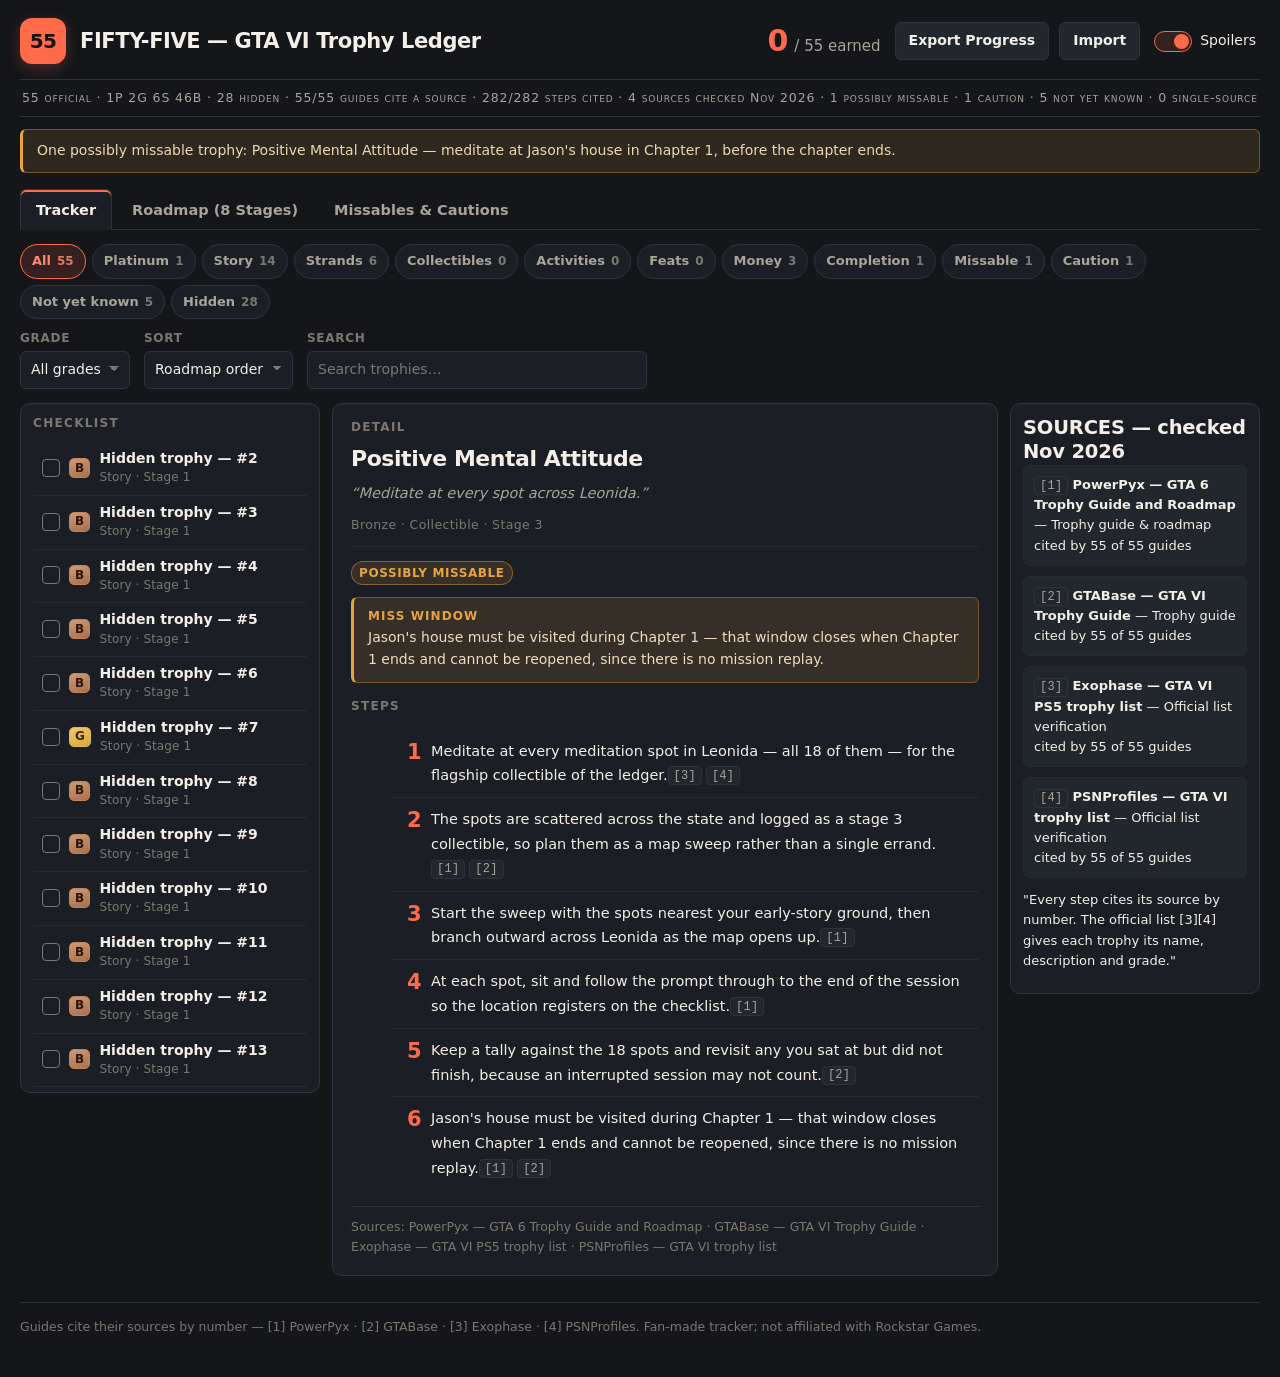
<file: app/index.html>
<!DOCTYPE html>
<html lang="en">
<head>
<meta charset="utf-8">
<meta name="viewport" content="width=device-width, initial-scale=1">
<title>FIFTY-FIVE — GTA VI Trophy Ledger</title>
<meta name="description" content="A fan-made GTA VI trophy tracker: 55 trophies, cited steps, roadmap and missables.">
<link rel="stylesheet" href="styles.css">
</head>
<body>

<header class="topbar">
  <div class="brand">
    <span class="mark" aria-hidden="true">55</span>
    <h1>FIFTY-FIVE — GTA VI Trophy Ledger</h1>
  </div>

  <div class="topbar-right">
    <div id="earned-counter" class="earned-counter" aria-live="polite">
      <span class="earned-n">0</span> / 55 earned
    </div>

    <button id="export-btn" class="btn" type="button">Export Progress</button>

    <label class="btn btn-import" for="import-file">Import
      <input id="import-file" type="file" accept="application/json,.json" hidden>
    </label>

    <label class="switch">
      <input id="spoiler-toggle" type="checkbox">
      <span class="switch-track" aria-hidden="true"></span>
      <span class="switch-label">Spoilers</span>
    </label>
  </div>
</header>

<div id="audit-strip" class="audit-strip" role="status" aria-live="polite"></div>

<div id="missable-banner" class="missable-banner">
  One possibly missable trophy: Positive Mental Attitude — meditate at Jason's house in Chapter&nbsp;1, before the chapter ends.
</div>

<nav class="tabs" aria-label="Views">
  <button class="tab active" type="button" data-tab="tracker" aria-selected="true">Tracker</button>
  <button class="tab" type="button" data-tab="roadmap" aria-selected="false">Roadmap (8 Stages)</button>
  <button class="tab" type="button" data-tab="missables" aria-selected="false">Missables &amp; Cautions</button>
</nav>

<main id="view-tracker" class="view">
  <h2 class="visually-hidden">Trophy tracker</h2>

  <div id="filter-row" class="filter-row"></div>

  <div class="controls">
    <label class="control">
      <span class="control-label">Grade</span>
      <select id="grade-select">
        <option value="all">All grades</option>
        <option value="platinum">Platinum</option>
        <option value="gold">Gold</option>
        <option value="silver">Silver</option>
        <option value="bronze">Bronze</option>
      </select>
    </label>

    <label class="control">
      <span class="control-label">Sort</span>
      <select id="sort-select">
        <option value="roadmap">Roadmap order</option>
        <option value="grade">Grade</option>
        <option value="name">Name</option>
        <option value="kind">Kind</option>
      </select>
    </label>

    <label class="control control-search">
      <span class="control-label">Search</span>
      <input id="search-input" type="search" placeholder="Search trophies…" autocomplete="off">
    </label>
  </div>

  <div class="panes">
    <section id="checklist-pane" class="pane pane-checklist" aria-label="Trophy checklist">
      <h2 class="pane-title">Checklist</h2>
    </section>

    <section id="detail-pane" class="pane pane-detail" aria-label="Trophy detail">
      <h2 class="pane-title">Detail</h2>
    </section>

    <aside id="sources-rail" class="pane pane-sources" aria-label="Sources">
      <h2 class="pane-title">Sources — checked Nov 2026</h2>
    </aside>
  </div>
</main>

<main id="view-roadmap" class="view" hidden>
  <h2 class="view-title">Roadmap to the platinum</h2>
  <div id="roadmap-root" class="roadmap-grid"></div>
</main>

<main id="view-missables" class="view" hidden>
  <h2 class="view-title">Missables &amp; Cautions</h2>
  <div id="missables-root"></div>
</main>

<footer class="site-footer">
  Guides cite their sources by number — [1] PowerPyx · [2] GTABase · [3] Exophase · [4] PSNProfiles. Fan-made tracker; not affiliated with Rockstar Games.
</footer>

<script src="js/storage.js" defer></script>
<script src="js/spoilers.js" defer></script>
<script src="js/filters.js" defer></script>
<script src="js/guides.js" defer></script>
<script src="js/tracker.js" defer></script>
<script src="js/roadmap.js" defer></script>
<script src="js/missables.js" defer></script>
<script src="js/app.js" defer></script>
</body>
</html>
</file>
<file: app/styles.css>
/* ==========================================================================
   FIFTY-FIVE — GTA VI Trophy Ledger
   Visual system: dark charcoal, panels one step lighter, sunset coral accent.
   No images, no webfonts. System font stack only.
   ========================================================================== */

:root {
  --bg: #14161a;
  --bg-deep: #0f1114;
  --panel: #1b1e24;
  --panel-2: #22262d;
  --panel-3: #2a2f37;
  --line: #2e343d;
  --line-soft: #262b33;

  --text: #f4efe8;
  --text-dim: #a9a49c;
  --text-faint: #7c7871;

  --coral: #ff6b4a;
  --coral-soft: #ff8a70;
  --coral-dim: rgba(255, 107, 74, 0.14);
  --green: #4cc98a;
  --green-dim: rgba(76, 201, 138, 0.14);
  --amber: #e8a33d;
  --amber-dim: rgba(232, 163, 61, 0.13);
  --red: #e05b5b;
  --red-dim: rgba(224, 91, 91, 0.13);
  --grey: #8a8f98;
  --grey-dim: rgba(138, 143, 152, 0.13);

  --radius: 10px;
  --radius-sm: 6px;
  --shadow: 0 1px 0 rgba(255, 255, 255, 0.03) inset;

  --font: system-ui, -apple-system, "Segoe UI", Roboto, "Helvetica Neue", Arial,
    "Noto Sans", sans-serif;
  --mono: ui-monospace, SFMono-Regular, Menlo, Consolas, "Liberation Mono", monospace;
}

*,
*::before,
*::after {
  box-sizing: border-box;
}

html {
  -webkit-text-size-adjust: 100%;
}

body {
  margin: 0;
  padding: 0 20px 40px;
  background: var(--bg);
  color: var(--text);
  font-family: var(--font);
  font-size: 16px;
  line-height: 1.55;
  min-height: 100vh;
}

h1, h2, h3, h4 {
  margin: 0;
  line-height: 1.25;
  font-weight: 650;
  letter-spacing: -0.01em;
}

p {
  margin: 0 0 10px;
}

a {
  color: var(--coral-soft);
}

button,
input,
select {
  font: inherit;
  color: inherit;
}

.visually-hidden {
  position: absolute;
  width: 1px;
  height: 1px;
  margin: -1px;
  padding: 0;
  overflow: hidden;
  clip: rect(0 0 0 0);
  white-space: nowrap;
  border: 0;
}

/* --------------------------------------------------------------------------
   Top bar
   -------------------------------------------------------------------------- */

.topbar {
  display: flex;
  flex-wrap: wrap;
  align-items: center;
  justify-content: space-between;
  gap: 14px 24px;
  padding: 18px 0 14px;
  border-bottom: 1px solid var(--line);
}

.brand {
  display: flex;
  align-items: center;
  gap: 14px;
  min-width: 0;
}

.mark {
  display: inline-flex;
  align-items: center;
  justify-content: center;
  width: 46px;
  height: 46px;
  flex: 0 0 auto;
  border-radius: 12px;
  background: var(--coral);
  color: #1a0f0c;
  font-size: 20px;
  font-weight: 800;
  letter-spacing: -0.03em;
  box-shadow: 0 4px 14px rgba(255, 107, 74, 0.25);
}

.topbar h1 {
  font-size: 21px;
  font-weight: 700;
  letter-spacing: -0.02em;
  white-space: nowrap;
  overflow: hidden;
  text-overflow: ellipsis;
}

.topbar-right {
  display: flex;
  align-items: center;
  flex-wrap: wrap;
  gap: 10px;
}

.earned-counter {
  font-size: 15px;
  color: var(--text-dim);
  font-variant-numeric: tabular-nums;
  padding: 0 4px;
  white-space: nowrap;
}

.earned-counter .earned-n,
.earned-counter strong {
  font-size: 30px;
  font-weight: 800;
  color: var(--coral);
  letter-spacing: -0.03em;
  margin-right: 2px;
}

.btn {
  display: inline-flex;
  align-items: center;
  justify-content: center;
  gap: 6px;
  padding: 7px 13px;
  border: 1px solid var(--line);
  border-radius: var(--radius-sm);
  background: var(--panel-2);
  color: var(--text);
  font-size: 14px;
  font-weight: 560;
  cursor: pointer;
  transition: background 120ms ease, border-color 120ms ease, color 120ms ease;
}

.btn:hover {
  background: var(--panel-3);
  border-color: #3d434d;
}

.btn:focus-visible,
.tab:focus-visible,
.filter-btn:focus-visible,
select:focus-visible,
input:focus-visible {
  outline: 2px solid var(--coral);
  outline-offset: 2px;
}

.btn-import {
  cursor: pointer;
}

/* Spoiler switch */

.switch {
  display: inline-flex;
  align-items: center;
  gap: 8px;
  padding: 5px 4px;
  cursor: pointer;
  user-select: none;
  font-size: 14px;
  color: var(--text-dim);
}

.switch input {
  position: absolute;
  opacity: 0;
  width: 1px;
  height: 1px;
}

.switch-track {
  position: relative;
  width: 38px;
  height: 21px;
  border-radius: 999px;
  background: var(--panel-3);
  border: 1px solid var(--line);
  transition: background 140ms ease, border-color 140ms ease;
  flex: 0 0 auto;
}

.switch-track::after {
  content: "";
  position: absolute;
  top: 2px;
  left: 2px;
  width: 15px;
  height: 15px;
  border-radius: 50%;
  background: var(--text-faint);
  transition: transform 140ms ease, background 140ms ease;
}

.switch input:checked + .switch-track {
  background: var(--coral-dim);
  border-color: var(--coral);
}

.switch input:checked + .switch-track::after {
  transform: translateX(17px);
  background: var(--coral);
}

.switch input:focus-visible + .switch-track {
  outline: 2px solid var(--coral);
  outline-offset: 2px;
}

.switch input:checked ~ .switch-label {
  color: var(--text);
}

/* --------------------------------------------------------------------------
   Audit strip
   -------------------------------------------------------------------------- */

.audit-strip {
  margin: 0;
  padding: 9px 2px;
  border-bottom: 1px solid var(--line);
  font-size: 12.5px;
  font-variant: small-caps;
  letter-spacing: 0.07em;
  color: var(--text-dim);
  line-height: 1.5;
}

.audit-strip:empty {
  display: none;
}

.audit-strip span,
.audit-strip b {
  color: var(--text);
  font-weight: 650;
}

.audit-strip .audit-sep {
  color: var(--text-faint);
  margin: 0 5px;
  font-weight: 400;
}

/* --------------------------------------------------------------------------
   Missable banner
   -------------------------------------------------------------------------- */

.missable-banner {
  margin: 12px 0 0;
  padding: 10px 14px;
  border: 1px solid rgba(232, 163, 61, 0.38);
  border-left: 3px solid var(--amber);
  border-radius: var(--radius-sm);
  background: var(--amber-dim);
  color: #f0d7b0;
  font-size: 14px;
}

.missable-banner strong {
  color: var(--amber);
}

/* --------------------------------------------------------------------------
   Tabs
   -------------------------------------------------------------------------- */

.tabs {
  display: flex;
  flex-wrap: wrap;
  gap: 4px;
  margin: 16px 0 14px;
  border-bottom: 1px solid var(--line);
}

.tab {
  position: relative;
  padding: 9px 15px;
  margin-bottom: -1px;
  border: 1px solid transparent;
  border-bottom: none;
  border-radius: var(--radius-sm) var(--radius-sm) 0 0;
  background: transparent;
  color: var(--text-dim);
  font-size: 14.5px;
  font-weight: 560;
  cursor: pointer;
  transition: color 120ms ease, background 120ms ease;
}

.tab:hover {
  color: var(--text);
  background: rgba(255, 255, 255, 0.03);
}

.tab.active {
  color: var(--text);
  background: var(--panel);
  border-color: var(--line);
  box-shadow: inset 0 2px 0 var(--coral);
}

/* --------------------------------------------------------------------------
   Views
   -------------------------------------------------------------------------- */

.view {
  display: block;
}

.view[hidden] {
  display: none;
}

.view-title {
  margin: 4px 0 14px;
  font-size: 20px;
}

/* --------------------------------------------------------------------------
   Filter row + controls
   -------------------------------------------------------------------------- */

.filter-row {
  display: flex;
  flex-wrap: wrap;
  gap: 6px;
  margin-bottom: 10px;
}

.filter-btn {
  display: inline-flex;
  align-items: baseline;
  gap: 6px;
  padding: 6px 11px;
  border: 1px solid var(--line);
  border-radius: 999px;
  background: var(--panel);
  color: var(--text-dim);
  font-size: 13px;
  font-weight: 550;
  cursor: pointer;
  transition: background 120ms ease, border-color 120ms ease, color 120ms ease;
}

.filter-btn:hover {
  background: var(--panel-2);
  color: var(--text);
}

.filter-btn .count {
  font-size: 12px;
  font-variant-numeric: tabular-nums;
  color: var(--text-faint);
}

.filter-btn.active {
  background: var(--coral-dim);
  border-color: var(--coral);
  color: var(--coral-soft);
}

.filter-btn.active .count {
  color: var(--coral-soft);
  opacity: 0.85;
}

.controls {
  display: flex;
  flex-wrap: wrap;
  align-items: flex-end;
  gap: 10px 14px;
  margin-bottom: 14px;
}

.control {
  display: flex;
  flex-direction: column;
  gap: 4px;
  font-size: 12px;
}

.control-label {
  color: var(--text-faint);
  font-size: 12px;
  font-weight: 600;
  letter-spacing: 0.06em;
  text-transform: uppercase;
}

.control-search {
  flex: 1 1 220px;
  max-width: 340px;
}

select,
input[type="search"] {
  padding: 7px 10px;
  border: 1px solid var(--line);
  border-radius: var(--radius-sm);
  background: var(--panel);
  color: var(--text);
  font-size: 14px;
  min-width: 0;
  transition: border-color 120ms ease, background 120ms ease;
}

select {
  padding-right: 28px;
  appearance: none;
  background-image: linear-gradient(45deg, transparent 50%, var(--text-faint) 50%),
    linear-gradient(135deg, var(--text-faint) 50%, transparent 50%);
  background-position: calc(100% - 15px) 14px, calc(100% - 10px) 14px;
  background-size: 5px 5px, 5px 5px;
  background-repeat: no-repeat;
}

select:hover,
input[type="search"]:hover {
  border-color: #3d434d;
}

select:focus,
input[type="search"]:focus {
  border-color: var(--coral);
}

input[type="search"]::placeholder {
  color: var(--text-faint);
}

input[type="search"] {
  width: 100%;
}

/* --------------------------------------------------------------------------
   3-pane layout
   -------------------------------------------------------------------------- */

.panes {
  display: grid;
  grid-template-columns: 300px minmax(0, 1fr) 250px;
  gap: 12px;
  align-items: start;
}

.pane {
  background: var(--panel);
  border: 1px solid var(--line);
  border-radius: var(--radius);
  padding: 12px;
  box-shadow: var(--shadow);
  min-width: 0;
}

.pane-checklist {
  max-height: calc(100vh - 210px);
  overflow-y: auto;
  scrollbar-width: thin;
  scrollbar-color: var(--line) transparent;
}

.pane-checklist::-webkit-scrollbar {
  width: 9px;
}

.pane-checklist::-webkit-scrollbar-thumb {
  background: var(--line);
  border-radius: 999px;
}

.pane-title {
  margin-bottom: 10px;
  font-size: 12px;
  font-weight: 700;
  letter-spacing: 0.11em;
  text-transform: uppercase;
  color: var(--text-faint);
}

/* --------------------------------------------------------------------------
   Checklist rows
   -------------------------------------------------------------------------- */

.trophy-row-wrapper {
  display: flex;
  align-items: center;
  gap: 9px;
  padding: 7px 8px;
  border: 1px solid transparent;
  border-radius: var(--radius-sm);
  cursor: pointer;
  transition: background 100ms ease, border-color 100ms ease;
}

.trophy-row-wrapper + .trophy-row-wrapper {
  border-top: 1px solid var(--line-soft);
  border-radius: 0;
}

.trophy-row-wrapper:hover {
  background: var(--panel-2);
}

.trophy-row-wrapper.selected {
  background: var(--coral-dim);
  border-color: rgba(255, 107, 74, 0.5);
  border-radius: var(--radius-sm);
}

.trophy-row-wrapper.earned .trophy-name {
  color: var(--text-dim);
}

.trophy-row-wrapper.earned .trophy-name::after {
  content: " ✓";
  color: var(--green);
  font-weight: 700;
}

.row-check {
  flex: 0 0 auto;
  width: 18px;
  height: 18px;
  padding: 0;
  margin: 0;
  border: 1.5px solid var(--text-faint);
  border-radius: 4px;
  background: transparent;
  position: relative;
  appearance: none;
  cursor: pointer;
  transition: background 120ms ease, border-color 120ms ease;
}

.row-check:checked {
  background: var(--green);
  border-color: var(--green);
}

.row-check:checked::after {
  content: "✓";
  position: absolute;
  inset: -2px 0 0 2px;
  font-size: 15px;
  line-height: 1;
  font-weight: 800;
  color: #0d2018;
}

.row-check:focus-visible {
  outline: 2px solid var(--coral);
  outline-offset: 2px;
}

.row-main {
  min-width: 0;
  flex: 1 1 auto;
  display: flex;
  flex-direction: column;
  gap: 1px;
}

.trophy-name {
  font-size: 14px;
  font-weight: 560;
  color: var(--text);
  line-height: 1.3;
  overflow: hidden;
  text-overflow: ellipsis;
  white-space: nowrap;
}

.kind-line {
  font-size: 12px;
  color: var(--text-faint);
  letter-spacing: 0.01em;
  white-space: nowrap;
  overflow: hidden;
  text-overflow: ellipsis;
}

/* --------------------------------------------------------------------------
   Grade badges (CSS-only)
   -------------------------------------------------------------------------- */

.grade-badge {
  flex: 0 0 auto;
  display: inline-flex;
  align-items: center;
  justify-content: center;
  min-width: 20px;
  height: 20px;
  padding: 0 5px;
  border-radius: 5px;
  border: 1px solid var(--line);
  background: var(--panel-3);
  color: var(--text-dim);
  font-size: 12px;
  font-weight: 800;
  letter-spacing: 0.02em;
  text-transform: uppercase;
}

.grade-badge.grade-platinum {
  background: linear-gradient(160deg, #b9e4ef, #8fd0e2);
  border-color: #a5dbe9;
  color: #11343d;
}

.grade-badge.grade-gold {
  background: linear-gradient(160deg, #f0c868, #d9a73a);
  border-color: #e2bb59;
  color: #3a2a06;
}

.grade-badge.grade-silver {
  background: linear-gradient(160deg, #d3d8de, #a9b1ba);
  border-color: #c2c9d1;
  color: #23282e;
}

.grade-badge.grade-bronze {
  background: linear-gradient(160deg, #cf9a74, #a86f4b);
  border-color: #bd8560;
  color: #2c150a;
}

/* flag badges */

.flag-badge {
  display: inline-flex;
  align-items: center;
  gap: 4px;
  padding: 2px 7px;
  border-radius: 999px;
  border: 1px solid transparent;
  font-size: 12px;
  font-weight: 700;
  letter-spacing: 0.05em;
  text-transform: uppercase;
  line-height: 1.5;
}

.flag-badge.flag-missable {
  background: var(--amber-dim);
  border-color: rgba(232, 163, 61, 0.45);
  color: var(--amber);
}

.flag-badge.flag-caution {
  background: var(--red-dim);
  border-color: rgba(224, 91, 91, 0.45);
  color: var(--red);
}

.flag-badge.flag-unknown {
  background: var(--grey-dim);
  border-color: rgba(138, 143, 152, 0.4);
  color: var(--grey);
}

/* --------------------------------------------------------------------------
   Detail pane
   -------------------------------------------------------------------------- */

.pane-detail {
  padding: 16px 18px 18px;
}

.detail-head {
  display: flex;
  flex-wrap: wrap;
  align-items: center;
  gap: 8px;
  margin-bottom: 6px;
}

.detail-title {
  font-size: 22px;
  font-weight: 750;
  letter-spacing: -0.02em;
  margin-bottom: 4px;
}

.detail-desc {
  margin: 0 0 10px;
  color: var(--text-dim);
  font-size: 14.5px;
  font-style: italic;
}

.detail-meta {
  display: flex;
  flex-wrap: wrap;
  gap: 4px 14px;
  margin-bottom: 14px;
  padding-bottom: 12px;
  border-bottom: 1px solid var(--line-soft);
  font-size: 12.5px;
  color: var(--text-faint);
  letter-spacing: 0.03em;
}

.detail-meta span {
  white-space: nowrap;
}

.detail-badges {
  display: flex;
  flex-wrap: wrap;
  gap: 6px;
  margin-bottom: 12px;
}

/* Callouts */

.callout {
  margin: 0 0 16px;
  padding: 11px 14px;
  border-radius: var(--radius-sm);
  border: 1px solid var(--line);
  border-left-width: 3px;
  background: var(--panel-2);
  font-size: 14px;
  line-height: 1.55;
}

.callout-label {
  display: block;
  margin-bottom: 3px;
  font-size: 12px;
  font-weight: 800;
  letter-spacing: 0.09em;
  text-transform: uppercase;
}

.callout.callout-missable {
  background: var(--amber-dim);
  border-color: rgba(232, 163, 61, 0.35);
  border-left-color: var(--amber);
  color: #f1dcc0;
}

.callout.callout-missable .callout-label {
  color: var(--amber);
}

.callout.callout-caution {
  background: var(--red-dim);
  border-color: rgba(224, 91, 91, 0.35);
  border-left-color: var(--red);
  color: #f2d3d3;
}

.callout.callout-caution .callout-label {
  color: var(--red);
}

.callout.callout-unknown {
  background: var(--grey-dim);
  border-color: rgba(138, 143, 152, 0.32);
  border-left-color: var(--grey);
  color: #cdd0d5;
}

.callout.callout-unknown .callout-label {
  color: var(--grey);
}

/* Steps */

.steps-heading {
  margin: 4px 0 10px;
  font-size: 12px;
  font-weight: 700;
  letter-spacing: 0.11em;
  text-transform: uppercase;
  color: var(--text-faint);
}

.steps-list {
  list-style: none;
  margin: 0 0 16px;
  padding: 0;
  display: flex;
  flex-direction: column;
  gap: 2px;
}

.step-item {
  display: grid;
  grid-template-columns: 30px minmax(0, 1fr);
  gap: 10px;
  padding: 9px 0;
  border-bottom: 1px solid var(--line-soft);
}

.step-item:last-child {
  border-bottom: none;
}

.step-num {
  font-size: 21px;
  font-weight: 800;
  line-height: 1.15;
  color: var(--coral);
  font-variant-numeric: tabular-nums;
  letter-spacing: -0.03em;
  text-align: right;
  padding-top: 1px;
}

.step-body {
  min-width: 0;
}

.step-text {
  font-size: 14.5px;
  line-height: 1.55;
  color: var(--text);
  margin: 0 0 5px;
}

.step-cites {
  display: inline-flex;
  flex-wrap: wrap;
  gap: 4px;
  vertical-align: middle;
}

.citation-chip {
  display: inline-flex;
  align-items: center;
  justify-content: center;
  min-width: 21px;
  height: 19px;
  padding: 0 5px;
  border: 1px solid var(--line);
  border-radius: 4px;
  background: var(--panel-2);
  color: var(--text-dim);
  font-family: var(--mono);
  font-size: 12px;
  line-height: 1;
  letter-spacing: 0.02em;
  white-space: nowrap;
}

/* Sources footer under detail */

.sources-footer {
  margin-top: 4px;
  padding-top: 10px;
  border-top: 1px solid var(--line);
  font-size: 12.5px;
  color: var(--text-faint);
  line-height: 1.6;
}

.sources-footer strong {
  color: var(--text-dim);
  font-weight: 650;
  letter-spacing: 0.05em;
  text-transform: uppercase;
  font-size: 12px;
  margin-right: 4px;
}

.detail-empty {
  color: var(--text-faint);
  font-size: 14px;
  padding: 30px 6px;
  text-align: center;
}

/* --------------------------------------------------------------------------
   Sources rail
   -------------------------------------------------------------------------- */

.pane-sources {
  font-size: 13px;
}

#sources-rail ol,
#sources-rail ul,
.sources-list {
  list-style: none;
  margin: 0 0 12px;
  padding: 0;
  display: flex;
  flex-direction: column;
  gap: 10px;
}

#sources-rail li,
.sources-list li {
  padding: 9px 10px;
  border: 1px solid var(--line-soft);
  border-radius: var(--radius-sm);
  background: var(--panel-2);
}

.source-num {
  display: inline-block;
  font-family: var(--mono);
  font-size: 12px;
  font-weight: 700;
  color: var(--coral);
  margin-right: 5px;
}

.source-name {
  font-size: 13px;
  font-weight: 600;
  color: var(--text);
  line-height: 1.35;
}

.source-role {
  display: block;
  margin-top: 2px;
  font-size: 12px;
  color: var(--text-faint);
}

.source-cited {
  display: block;
  margin-top: 3px;
  font-size: 12px;
  color: var(--text-dim);
  font-variant-numeric: tabular-nums;
}

.rail-footnote {
  margin: 0;
  padding-top: 10px;
  border-top: 1px solid var(--line-soft);
  font-size: 12px;
  line-height: 1.55;
  color: var(--text-faint);
}

/* --------------------------------------------------------------------------
   Roadmap
   -------------------------------------------------------------------------- */

.roadmap-summary {
  margin: 0 0 6px;
  font-size: 15px;
  color: var(--text-dim);
}

.roadmap-warning {
  margin: 0 0 16px;
  padding: 8px 12px;
  border: 1px solid rgba(232, 163, 61, 0.32);
  border-left: 3px solid var(--amber);
  border-radius: var(--radius-sm);
  background: var(--amber-dim);
  color: #efd9b9;
  font-size: 13px;
}

.roadmap-grid {
  display: grid;
  grid-template-columns: repeat(3, minmax(0, 1fr));
  gap: 12px;
  align-items: start;
}

.stage-card {
  display: flex;
  flex-direction: column;
  gap: 9px;
  padding: 14px;
  background: var(--panel);
  border: 1px solid var(--line);
  border-radius: var(--radius);
  box-shadow: var(--shadow);
  min-width: 0;
}

.stage-card-head {
  display: flex;
  align-items: baseline;
  justify-content: space-between;
  gap: 8px;
}

.stage-card-title {
  font-size: 16px;
  font-weight: 700;
  letter-spacing: -0.01em;
}

.stage-card-tag {
  flex: 0 0 auto;
  padding: 2px 7px;
  border: 1px solid var(--line);
  border-radius: 999px;
  background: var(--panel-2);
  color: var(--text-faint);
  font-size: 12px;
  font-weight: 600;
  letter-spacing: 0.03em;
  white-space: nowrap;
}

.stage-card-summary {
  margin: 0;
  font-size: 13.5px;
  line-height: 1.5;
  color: var(--text-dim);
}

.stage-chips {
  display: flex;
  flex-wrap: wrap;
  gap: 4px;
}

.chip {
  display: inline-flex;
  align-items: center;
  gap: 5px;
  padding: 3px 8px;
  border: 1px solid var(--line);
  border-radius: 999px;
  background: var(--panel-2);
  color: var(--text-dim);
  font-size: 12px;
  line-height: 1.5;
  max-width: 100%;
}

.chip .chip-dot {
  flex: 0 0 auto;
  width: 6px;
  height: 6px;
  border-radius: 50%;
  background: var(--grey);
}

.chip .chip-dot.grade-platinum { background: #9fd8e7; }
.chip .chip-dot.grade-gold { background: #e3b954; }
.chip .chip-dot.grade-silver { background: #bcc3cb; }
.chip .chip-dot.grade-bronze { background: #b97f58; }

.chip.chip-earned {
  background: var(--green-dim);
  border-color: rgba(76, 201, 138, 0.42);
  color: #a9e8c8;
}

.chip.chip-earned::after {
  content: "✓";
  color: var(--green);
  font-weight: 800;
  font-size: 12px;
}

.stage-card-footer {
  margin-top: auto;
  padding-top: 8px;
  border-top: 1px solid var(--line-soft);
  font-size: 12px;
  color: var(--text-faint);
  font-variant-numeric: tabular-nums;
}

/* --------------------------------------------------------------------------
   Missables
   -------------------------------------------------------------------------- */

.miss-section {
  margin-bottom: 22px;
}

.miss-section-title {
  margin: 0 0 10px;
  font-size: 12px;
  font-weight: 700;
  letter-spacing: 0.11em;
  text-transform: uppercase;
  color: var(--text-faint);
}

.miss-grid {
  display: grid;
  grid-template-columns: repeat(auto-fill, minmax(300px, 1fr));
  gap: 12px;
  align-items: start;
}

.miss-card {
  padding: 14px;
  background: var(--panel);
  border: 1px solid var(--line);
  border-radius: var(--radius);
  box-shadow: var(--shadow);
}

.miss-card-head {
  display: flex;
  flex-wrap: wrap;
  align-items: center;
  gap: 8px;
  margin-bottom: 8px;
}

.miss-card-title {
  font-size: 16px;
  font-weight: 700;
  letter-spacing: -0.01em;
}

.miss-card p {
  margin: 0 0 9px;
  font-size: 14px;
  color: var(--text-dim);
  line-height: 1.55;
}

.miss-card p:last-child {
  margin-bottom: 0;
}

.miss-card .step-text {
  font-size: 14px;
}

.miss-card ul {
  margin: 0 0 10px;
  padding-left: 18px;
  color: var(--text-dim);
  font-size: 14px;
}

.miss-card li {
  margin-bottom: 5px;
}

/* --------------------------------------------------------------------------
   Footer
   -------------------------------------------------------------------------- */

.site-footer {
  margin-top: 26px;
  padding-top: 14px;
  border-top: 1px solid var(--line);
  font-size: 12.5px;
  color: var(--text-faint);
  line-height: 1.6;
}

/* --------------------------------------------------------------------------
   Responsive
   -------------------------------------------------------------------------- */

@media (max-width: 1100px) {
  .panes {
    grid-template-columns: 260px minmax(0, 1fr);
  }

  .pane-sources {
    grid-column: 1 / -1;
  }

  .roadmap-grid {
    grid-template-columns: repeat(2, minmax(0, 1fr));
  }
}

@media (max-width: 900px) {
  body {
    padding: 0 14px 32px;
  }

  .panes {
    grid-template-columns: minmax(0, 1fr);
  }

  .pane-checklist {
    max-height: 50vh;
  }

  .pane-sources {
    grid-column: auto;
  }

  .roadmap-grid {
    grid-template-columns: minmax(0, 1fr);
  }

  .topbar h1 {
    font-size: 18px;
  }

  .earned-counter .earned-n,
  .earned-counter strong {
    font-size: 24px;
  }
}

@media (max-width: 560px) {
  .topbar {
    padding-top: 14px;
  }

  .mark {
    width: 38px;
    height: 38px;
    font-size: 17px;
  }

  .topbar h1 {
    font-size: 16px;
  }

  .earned-counter {
    font-size: 13px;
  }

  .tab {
    padding: 8px 11px;
    font-size: 13.5px;
  }

  .step-item {
    grid-template-columns: 24px minmax(0, 1fr);
    gap: 8px;
  }

  .step-num {
    font-size: 18px;
  }
}

@media (prefers-reduced-motion: reduce) {
  * {
    transition: none !important;
  }
}
</file>
